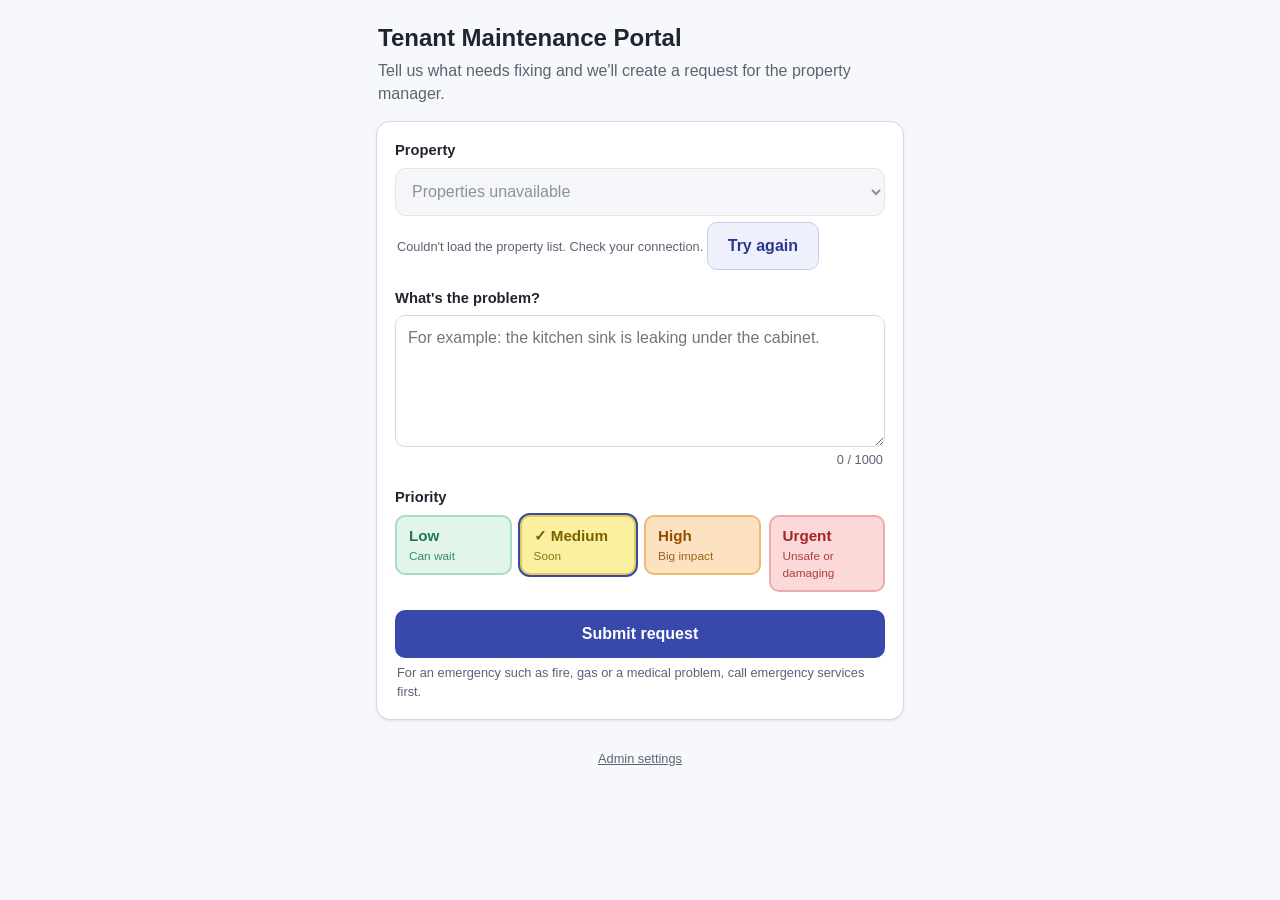
<file: tenant.html>
<!DOCTYPE html>
<html lang="en">
<head>
  <meta charset="UTF-8">
  <meta name="viewport" content="width=device-width, initial-scale=1">
  <meta name="robots" content="noindex">
  <title>Tenant Maintenance Portal</title>
  <link rel="stylesheet" href="tenant.css">
</head>
<body>
  <main class="portal">
    <header class="portal-header">
      <h1>Tenant Maintenance Portal</h1>
      <p class="portal-lead">Tell us what needs fixing and we'll create a request for the property manager.</p>
    </header>

    <div id="form-message" class="message" role="status" aria-live="polite" hidden></div>

    <form id="request-form" class="card" novalidate>
      <div class="field">
        <label for="property">Property</label>
        <select id="property" name="property" required disabled>
          <option value="">Loading properties&hellip;</option>
        </select>
        <p id="property-hint" class="hint" hidden></p>
        <p id="property-error" class="field-error" hidden></p>
      </div>

      <div class="field">
        <label for="issue">What's the problem?</label>
        <textarea id="issue" name="issue" rows="5" maxlength="1000" required
          placeholder="For example: the kitchen sink is leaking under the cabinet."></textarea>
        <p id="issue-count" class="hint hint-right" aria-hidden="true">0 / 1000</p>
        <p id="issue-error" class="field-error" hidden></p>
      </div>

      <fieldset class="field priority-field">
        <legend>Priority</legend>
        <div class="priority-options">
          <label class="priority-option">
            <input type="radio" name="priority" value="Low">
            <span class="priority-chip priority-low"><strong>Low</strong><small>Can wait</small></span>
          </label>
          <label class="priority-option">
            <input type="radio" name="priority" value="Medium" checked>
            <span class="priority-chip priority-medium"><strong>Medium</strong><small>Soon</small></span>
          </label>
          <label class="priority-option">
            <input type="radio" name="priority" value="High">
            <span class="priority-chip priority-high"><strong>High</strong><small>Big impact</small></span>
          </label>
          <label class="priority-option">
            <input type="radio" name="priority" value="Urgent">
            <span class="priority-chip priority-urgent"><strong>Urgent</strong><small>Unsafe or damaging</small></span>
          </label>
        </div>
      </fieldset>

      <button type="submit" id="submit-btn" class="btn btn-primary">Submit request</button>
      <p class="hint">For an emergency such as fire, gas or a medical problem, call emergency services first.</p>
    </form>

    <section id="settings" class="card settings" aria-label="Admin settings" hidden>
      <div class="settings-body">
        <h2 class="settings-title">Admin settings</h2>
        <label for="webhook-url">Make webhook URL</label>
        <input type="url" id="webhook-url" inputmode="url" autocomplete="off" autocapitalize="off"
          spellcheck="false" placeholder="https://hook.eu1.make.com/&hellip;">
        <p class="hint">Saved only in this browser (localStorage). It is never part of the code or the GitHub repository.</p>
        <div class="settings-actions">
          <button type="button" id="webhook-save" class="btn btn-secondary">Save</button>
          <button type="button" id="webhook-clear" class="btn btn-ghost">Clear</button>
        </div>
        <p id="webhook-status" class="hint" role="status" aria-live="polite"></p>
      </div>
    </section>

    <footer class="portal-footer">
      <button type="button" id="admin-toggle" class="admin-toggle" aria-expanded="false" aria-controls="settings">Admin settings</button>
    </footer>
  </main>

  <script src="tenant.js"></script>
  <script>
    // Demo only: the AI assistant chat is loaded only when the page is opened with ?demo=1 (nothing extra is requested otherwise).
    (function () {
      if (!/[?&]demo=1(&|$)/.test(location.search)) return;
      var css = document.createElement("link");
      css.rel = "stylesheet"; css.href = "agent-chat.css";
      document.head.appendChild(css);
      var js = document.createElement("script");
      js.src = "agent-chat.js";
      document.body.appendChild(js);
    })();
  </script>
</body>
</html>
</file>
<file: tenant.css>
/* Tenant Maintenance Portal: same look as the dashboard, built for phones first. */

:root {
  --color-bg: #f7f8fb;
  --color-card: #ffffff;
  --color-border: #d5d9e3;
  --color-text: #1f2430;
  --color-text-muted: #5b6372;
  --color-accent: #3949ab;
  --color-accent-dark: #2c3690;
  --color-accent-light: #eef0fb;
  --shadow-card: 0 1px 2px rgba(16, 24, 40, 0.04), 0 1px 3px rgba(16, 24, 40, 0.06);
  --radius-md: 10px;
  --radius-lg: 14px;

  --color-urgent: #a3242b;
  --color-urgent-bg: #fbd9d9;
  --color-urgent-border: #ecacae;
  --color-high: #914d00;
  --color-high-bg: #fce2c0;
  --color-high-border: #eeba71;
  --color-medium: #7a6100;
  --color-medium-bg: #faf0a0;
  --color-medium-border: #e3cc55;
  --color-low: #1f7a4d;
  --color-low-bg: #e2f5ea;
  --color-low-border: #a9dbbf;
}

* {
  box-sizing: border-box;
}

html, body {
  margin: 0;
  padding: 0;
  max-width: 100%;
}

body {
  background: var(--color-bg);
  color: var(--color-text);
  font-family: "Inter", -apple-system, BlinkMacSystemFont, "Segoe UI", sans-serif;
  line-height: 1.45;
  -webkit-font-smoothing: antialiased;
}

button, input, select, textarea {
  font-family: inherit;
}

.portal {
  max-width: 560px;
  margin: 0 auto;
  padding: 20px 16px 40px;
}

.portal-header {
  margin: 4px 2px 16px;
}

.portal-header h1 {
  margin: 0 0 6px;
  font-size: 1.5rem;
  line-height: 1.2;
}

.portal-lead {
  margin: 0;
  color: var(--color-text-muted);
}

.card {
  background: var(--color-card);
  border: 1px solid var(--color-border);
  border-radius: var(--radius-lg);
  box-shadow: var(--shadow-card);
  padding: 18px;
  margin-bottom: 16px;
}

/* Fields */

.field {
  margin: 0 0 18px;
  padding: 0;
  border: 0;
  min-width: 0;
}

label,
legend {
  display: block;
  margin: 0 0 6px;
  padding: 0;
  font-size: 0.92rem;
  font-weight: 600;
}

/* 16px text keeps iOS from zooming in when a field is focused. */
select,
textarea,
input[type="url"] {
  display: block;
  width: 100%;
  min-height: 48px;
  padding: 11px 12px;
  border: 1px solid var(--color-border);
  border-radius: var(--radius-md);
  background: #ffffff;
  color: var(--color-text);
  font-size: 1rem;
  line-height: 1.35;
}

textarea {
  min-height: 130px;
  resize: vertical;
}

select:disabled {
  background: #f1f3f8;
  color: var(--color-text-muted);
}

select:focus-visible,
textarea:focus-visible,
input[type="url"]:focus-visible,
button:focus-visible {
  outline: 2px solid var(--color-accent);
  outline-offset: 2px;
}

.field.has-error select,
.field.has-error textarea {
  border-color: var(--color-urgent);
}

.hint {
  margin: 6px 2px 0;
  font-size: 0.8rem;
  color: var(--color-text-muted);
}

.hint-right {
  text-align: right;
  margin-top: 4px;
}

.field-error {
  margin: 6px 2px 0;
  font-size: 0.85rem;
  font-weight: 600;
  color: var(--color-urgent);
}

/* Priority: four large tap targets, colored like the dashboard's priority badges. */

.priority-options {
  display: grid;
  grid-template-columns: repeat(2, minmax(0, 1fr));
  gap: 8px;
}

.priority-option {
  position: relative;
  margin: 0;
  font-weight: 400;
}

.priority-option input {
  position: absolute;
  opacity: 0;
  inset: 0;
  width: 100%;
  height: 100%;
  margin: 0;
  cursor: pointer;
}

.priority-chip {
  display: flex;
  flex-direction: column;
  justify-content: center;
  gap: 1px;
  min-height: 56px;
  padding: 8px 12px;
  border: 2px solid transparent;
  border-radius: var(--radius-md);
  font-size: 0.95rem;
}

.priority-chip small {
  font-size: 0.74rem;
  opacity: 0.85;
}

.priority-low { background: var(--color-low-bg); border-color: var(--color-low-border); color: var(--color-low); }
.priority-medium { background: var(--color-medium-bg); border-color: var(--color-medium-border); color: var(--color-medium); }
.priority-high { background: var(--color-high-bg); border-color: var(--color-high-border); color: var(--color-high); }
.priority-urgent { background: var(--color-urgent-bg); border-color: var(--color-urgent-border); color: var(--color-urgent); }

/* The chosen option gets a heavier ring plus a check mark, so it never relies on color alone. */
.priority-option input:checked + .priority-chip {
  box-shadow: 0 0 0 2px var(--color-accent);
}

.priority-option input:checked + .priority-chip strong::before {
  content: "\2713\00a0";
}

.priority-option input:focus-visible + .priority-chip {
  outline: 2px solid var(--color-accent);
  outline-offset: 3px;
}

/* Buttons */

.btn {
  display: inline-flex;
  align-items: center;
  justify-content: center;
  min-height: 48px;
  padding: 0 20px;
  border: 1px solid transparent;
  border-radius: var(--radius-md);
  font-size: 1rem;
  font-weight: 600;
  cursor: pointer;
}

.btn:disabled {
  opacity: 0.65;
  cursor: progress;
}

.btn-primary {
  width: 100%;
  background: var(--color-accent);
  color: #ffffff;
}

.btn-primary:hover:not(:disabled) {
  background: var(--color-accent-dark);
}

.btn-secondary {
  background: var(--color-accent-light);
  border-color: #c9cef0;
  color: var(--color-accent-dark);
}

.btn-ghost {
  background: transparent;
  border-color: var(--color-border);
  color: var(--color-text);
}

/* Messages */

.message {
  margin: 0 0 16px;
  padding: 12px 14px;
  border: 1px solid transparent;
  border-radius: var(--radius-md);
  font-size: 0.95rem;
}

.message strong {
  display: block;
  margin-bottom: 2px;
}

.message--success {
  background: var(--color-low-bg);
  border-color: var(--color-low-border);
  color: #145a38;
}

.message--error {
  background: var(--color-urgent-bg);
  border-color: var(--color-urgent-border);
  color: var(--color-urgent);
}

.message--warning {
  background: var(--color-high-bg);
  border-color: var(--color-high-border);
  color: var(--color-high);
}

/* Settings */

.settings[hidden] {
  display: none;
}

.settings-title {
  margin: 0 0 12px;
  font-size: 1rem;
}

/* A small, quiet control at the bottom of the page. Tenants have no reason to open it. */
.portal-footer {
  text-align: center;
}

.admin-toggle {
  min-height: 44px;
  padding: 0 12px;
  border: 0;
  background: transparent;
  color: var(--color-text-muted);
  font-size: 0.8rem;
  text-decoration: underline;
  cursor: pointer;
}

.admin-toggle:hover {
  color: var(--color-text);
}

.admin-toggle:focus-visible {
  outline: 2px solid var(--color-accent);
  outline-offset: 2px;
}

.settings-actions {
  display: flex;
  gap: 8px;
  margin-top: 12px;
}

.settings-actions .btn {
  flex: 1;
}

@media (min-width: 560px) {
  .priority-options {
    grid-template-columns: repeat(4, minmax(0, 1fr));
  }
}
</file>
